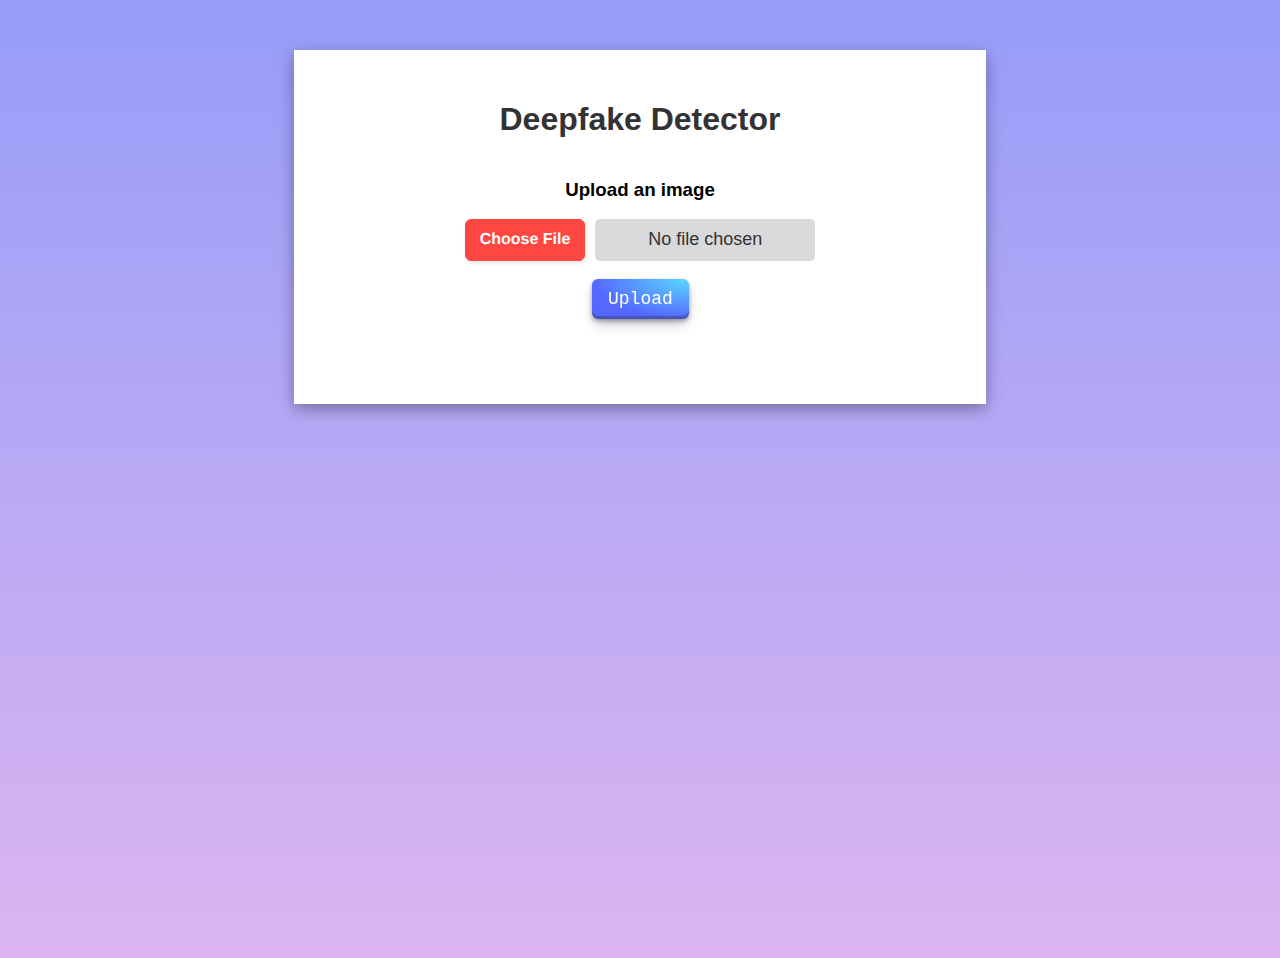
<file: frontend/index.html>
<!DOCTYPE html>
<html lang="en">
<head>
    <meta charset="UTF-8">
    <meta name="viewport" content="width=device-width, initial-scale=1.0">
    <title>Deepfake Detector</title>
    <link rel="stylesheet" href="./style.css">
</head>
<body>
    <div class="container">
        <h1>Deepfake Detector</h1>
        <h3>Upload an image</h3>
        <div class="file">
            <label for="fileInput" class="button-24">Choose File</label>
            <input type="file" id="fileInput" accept="image/*">
            <span id="fileName">No file chosen</span>
        </div>
        <img id="preview">
        <br>
        <button onclick="uploadImage()" class="button-29">Upload</button>
        <br>
        <p id="response"></p>
    </div>

    <script>
        document.getElementById("fileInput").addEventListener("change", function(event) {
            const file = event.target.files[0];
            if (file) {
                document.getElementById("fileName").innerText = file.name;
                document.getElementById("fileName").style.display = "inline";
                const reader = new FileReader();
                reader.onload = function(e) {
                    const img = document.getElementById("preview");
                    img.src = e.target.result;
                    img.style.display = "block";
                };
                reader.readAsDataURL(file);
            }
        });

        function uploadImage() {
            const fileInput = document.getElementById("fileInput");
            if (!fileInput.files.length) {
                alert("Please select an image!");
                return;
            }

            const formData = new FormData();
            formData.append("image", fileInput.files[0]);

            fetch("http://localhost:5000/", {
                method: "POST",
                body: formData
            })
            .then(response => response.json())
            .then(data => {
                const responseElement = document.getElementById("response");
                responseElement.innerHTML = ""; // Clear previous content

                // Create the first element
                const firstElement = document.createElement("span");
                firstElement.innerText = "Image is ";
                firstElement.style.color = ""
                
                // Create the second element
                const secondElement = document.createElement("span");
                if ("class" in data) {
                    secondElement.innerText = data.class === 0 ? "Fake" : "Real";
                    secondElement.style.color = data.class === 0 ? "red" : "#4be708";
                } else {
                    secondElement.innerText = "Unknown";
                }
                
                // Create confidence element
                const confidenceElement = document.createElement("span");
                if ("confidence" in data) {
                    confidenceElement.innerText = `\nConfidence: ${(data.confidence * 100).toFixed(2)}%`;
                }

                // Append the elements to the response element
                responseElement.appendChild(firstElement);
                responseElement.appendChild(secondElement);
                responseElement.appendChild(confidenceElement);
            })
            .catch(error => {
                console.error("Error:", error);
                const resElement = document.getElementById("response");
                resElement.innerText = "Error uploading image!";
                resElement.style.color = "red"; // Change the text color to red
            });
        }
    </script>
</body>
</html>
</file>
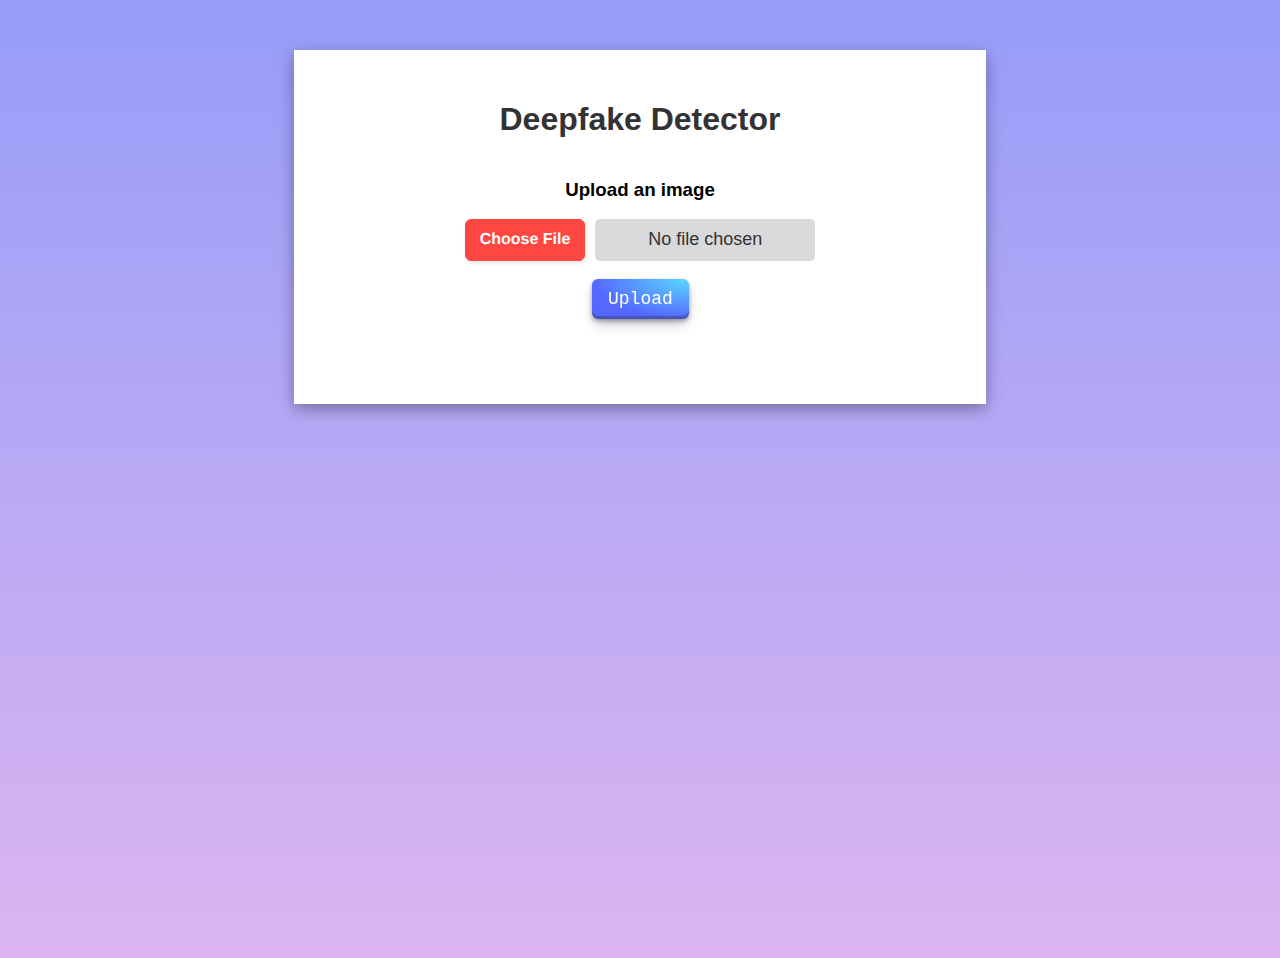
<file: v1/frontend/index.html>
<!DOCTYPE html>
<html lang="en">
<head>
    <meta charset="UTF-8">
    <meta name="viewport" content="width=device-width, initial-scale=1.0">
    <title>Deepfake Detector</title>
    <link rel="stylesheet" href="./style.css">
</head>
<body>
    <div id="spinner"></div>
    <div class="container">
        <h1>Deepfake Detector</h1>
        <h3>Upload an image</h3>
        <div class="file">
            <label for="fileInput" class="button-24">Choose File</label>
            <input type="file" id="fileInput" accept="image/*">
            <span id="fileName">No file chosen</span>
        </div>
        <img id="preview">
        <br>
        <button onclick="uploadImage()" class="button-29">Upload</button>
        <br>
        <p id="response"></p>
    </div>

    <script>
        document.getElementById("fileInput").addEventListener("change", function(event) {
            const file = event.target.files[0];
            if (file) {
                document.getElementById("fileName").innerText = file.name;
                document.getElementById("fileName").style.display = "inline";
                const reader = new FileReader();
                reader.onload = function(e) {
                    const img = document.getElementById("preview");
                    img.src = e.target.result;
                    img.style.display = "block";
                };
                reader.readAsDataURL(file);
            }
        });

        function uploadImage() {
            const fileInput = document.getElementById("fileInput");
            if (!fileInput.files.length) {
                alert("Please select an image!");
                return;
            }

            const formData = new FormData();
            formData.append("image", fileInput.files[0]);

            const spinnerElement = document.getElementById("spinner");
            spinnerElement.innerHTML = '<div class="spinnerContainer"><span class="loader"></span></div>';

            fetch("http://localhost:3000", {
                method: "POST",
                body: formData
            })
            .then(response => response.json())
            .then(data => {
                const responseElement = document.getElementById("response");
                responseElement.innerHTML = "";
                spinnerElement.innerHTML = "";

                // Create the first element
                const firstElement = document.createElement("span");
                firstElement.innerText = "Image is ";
                firstElement.style.color = ""
                
                // Create the second element
                const secondElement = document.createElement("span");
                if ("class" in data) {
                    secondElement.innerText = data.class === 0 ? "Fake" : "Real";
                    secondElement.style.color = data.class === 0 ? "red" : "#4be708";
                } else {
                    secondElement.innerText = "Unknown";
                }
                
                // Create confidence element
                const confidenceElement = document.createElement("span");
                if ("confidence" in data) {
                    confidenceElement.innerText = `\nConfidence: ${(data.confidence * 100).toFixed(2)}%`;
                }

                // Append the elements to the response element
                responseElement.appendChild(firstElement);
                responseElement.appendChild(secondElement);
                responseElement.appendChild(confidenceElement);
            })
            .catch(error => {
                spinnerElement.innerHTML = "";
                console.error("Error:", error);
                const resElement = document.getElementById("response");
                resElement.innerText = "Error uploading image!";
                resElement.style.color = "red"; // Change the text color to red
            });
        }
    </script>
</body>
</html>
</file>
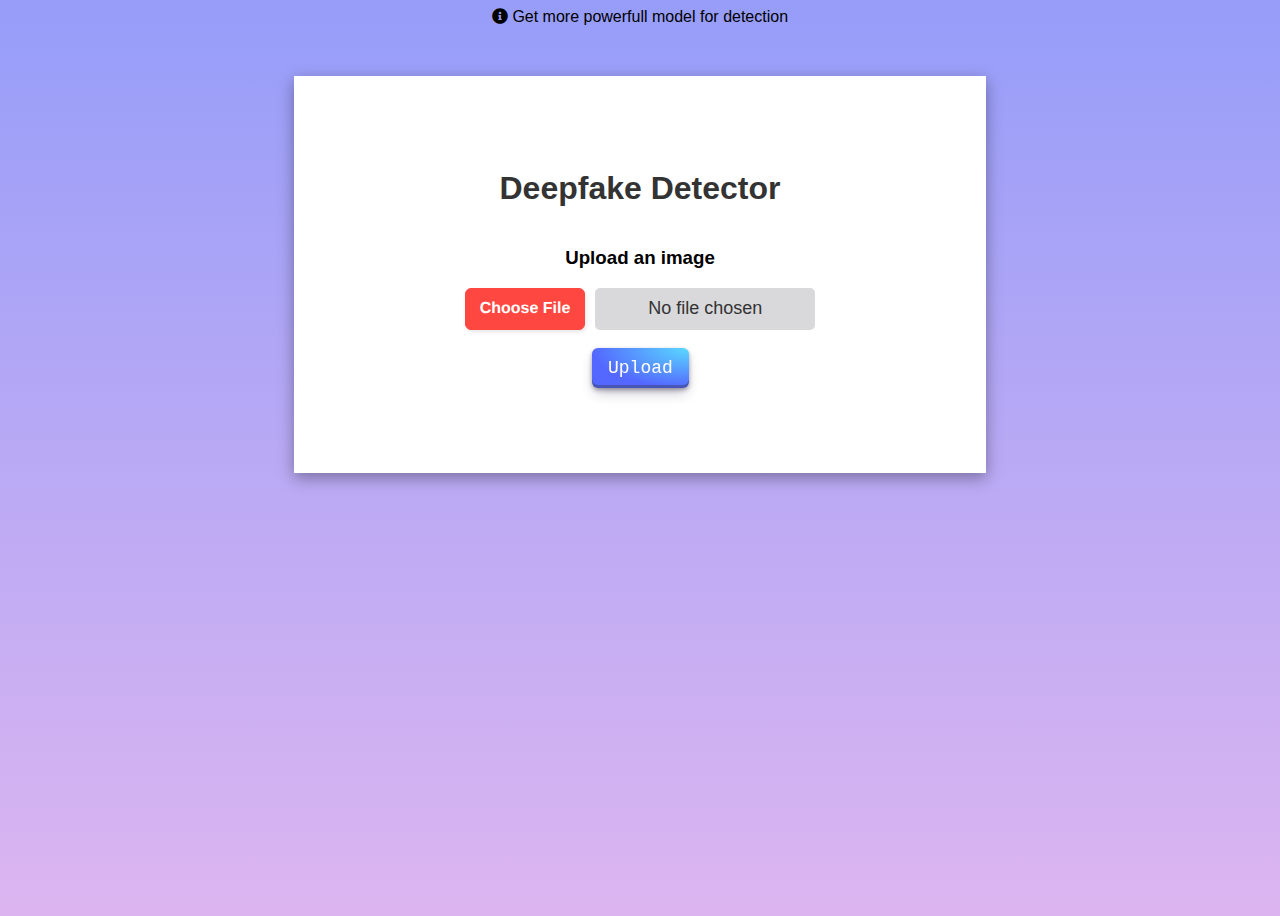
<file: v2/frontend/index.html>
<!DOCTYPE html>
<html lang="en">
<head>
    <meta charset="UTF-8">
    <meta name="viewport" content="width=device-width, initial-scale=1.0">
    <title>Deepfake Detector</title>
    <link rel="stylesheet" href="./style.css">
    <link rel="stylesheet" href="https://cdnjs.cloudflare.com/ajax/libs/font-awesome/5.15.4/css/all.css">
</head>
<body>
    <div id="spinner"></div>
    <div id="subscribe">
        <span><i class="fas fa-info-circle"></i></span>
        <span>Get more powerfull model for detection</span>
    </div>
    <div class="container">
        <h4 class="model_id"></h4>
        <h1>Deepfake Detector</h1>
        <h3>Upload an image</h3>
        <div class="file">
            <label for="fileInput" class="button-24">Choose File</label>
            <input type="file" id="fileInput" accept="image/*">
            <span id="fileName">No file chosen</span>
        </div>
        <img id="preview">
        <br>
        <button onclick="uploadImage()" class="button-29">Upload</button>
        <br>
        <p id="response"></p>
    </div>

    <script>
        async function fetchModel() {
            const token = localStorage.getItem("token");
            let dfd;
            console.log(token)
            try{
                const res = await fetch("http://127.0.0.1:8000/get-model", {
                method: "POST",
                headers: { 
                    "Content-Type": "application/json" ,
                    "Authorization": `Bearer ${token}`
                },
                });

                if (res.status === 401) {
                    alert("Unauthorized: Your session has expired. Please log in again.");
                    window.location.href = 'login.html';
                    return;
                } else if (res.status === 404) {
                    alert("User not found.");
                    return;
                } else if (!res.ok) {
                    alert(`Unexpected error: ${res.status}`);
                    return;
                }

                const data = await res.json();
                dfd = data.model;

                const modelElement = document.getElementsByClassName("model_id")[0];
                if (dfd === '1_5') {
                    modelElement.innerHTML = 'Using Model 1.5';
                } else {
                    modelElement.innerHTML = 'Using Model 1.0';
                }
            } catch (err) {
                alert(`Error: ${err.message}`);
                console.error("Request failed:", err);
            }
        }

        document.getElementById("fileInput").addEventListener("change", function(event) {
            const file = event.target.files[0];
            if (file) {
                document.getElementById("fileName").innerText = file.name;
                document.getElementById("fileName").style.display = "inline";
                const reader = new FileReader();
                reader.onload = function(e) {
                    const img = document.getElementById("preview");
                    img.src = e.target.result;
                    img.style.display = "block";
                };
                reader.readAsDataURL(file);
            }
        });

        function uploadImage() {
            const fileInput = document.getElementById("fileInput");
            if (!fileInput.files.length) {
                alert("Please select an image!");
                return;
            }

            const formData = new FormData();
            formData.append("image", fileInput.files[0]);
 
            const dfd = localStorage.getItem('DFD_SUBSCRIBE');
            formData.append("DFD_SUBSCRIBE", dfd);

            const spinnerElement = document.getElementById("spinner");
            spinnerElement.innerHTML = '<div class="spinnerContainer"><span class="loader"></span></div>';

            fetch("http://127.0.0.1:8000", {
                method: "POST",
                body: formData
            })
            .then(response => response.json())
            .then(data => {
                const responseElement = document.getElementById("response");
                responseElement.innerHTML = "";
                spinnerElement.innerHTML = "";

                // Create the first element
                const firstElement = document.createElement("span");
                firstElement.innerText = "Image is ";
                firstElement.style.color = ""
                
                // Create the second element
                const secondElement = document.createElement("span");
                if ("class" in data) {
                    secondElement.innerText = data.class === 0 ? "Fake" : "Real";
                    secondElement.style.color = data.class === 0 ? "red" : "#4be708";
                } else {
                    secondElement.innerText = "Unknown";
                }
                
                // Create confidence element
                const confidenceElement = document.createElement("span");
                if ("confidence" in data) {
                    confidenceElement.innerText = `\nConfidence: ${(data.confidence * 100).toFixed(2)}%`;
                }

                // Append the elements to the response element
                responseElement.appendChild(firstElement);
                responseElement.appendChild(secondElement);
                responseElement.appendChild(confidenceElement);
            })
            .catch(error => {
                spinnerElement.innerHTML = "";
                console.error("Error:", error);
                const resElement = document.getElementById("response");
                resElement.innerText = "Error uploading image!";
                resElement.style.color = "red"; // Change the text color to red
            });
        }

        document.getElementById('subscribe').addEventListener('click', function () {
				window.location.href = 'subscribe.html';
			});

        window.onload = fetchModel;
    </script>
</body>
</html>
</file>
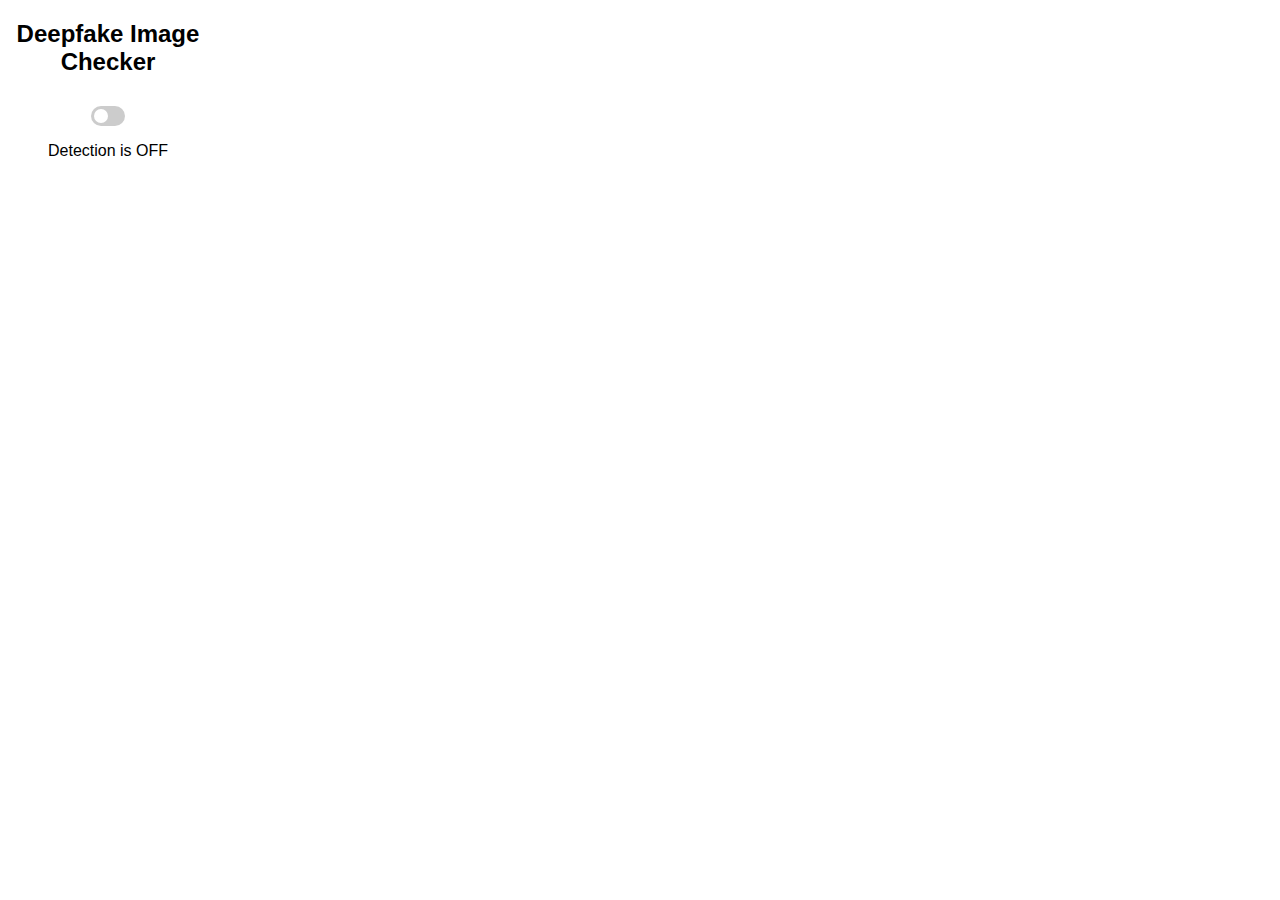
<file: plugin/popup.html>
<!DOCTYPE html>
<html lang="en">
<head>
    <meta charset="UTF-8">
    <meta name="viewport" content="width=device-width, initial-scale=1.0">
    <title>Deepfake Image Checker</title>
    <link rel="stylesheet" href="popup.css">
</head>
<body>
    <h2>Deepfake Image Checker</h2>
    <label class="switch">
        <input type="checkbox" id="toggleDetection">
        <span class="slider round"></span>
    </label>
    <p id="status">Detection is OFF</p>
    <script src="popup.js"></script>
</body>
</html>
</file>
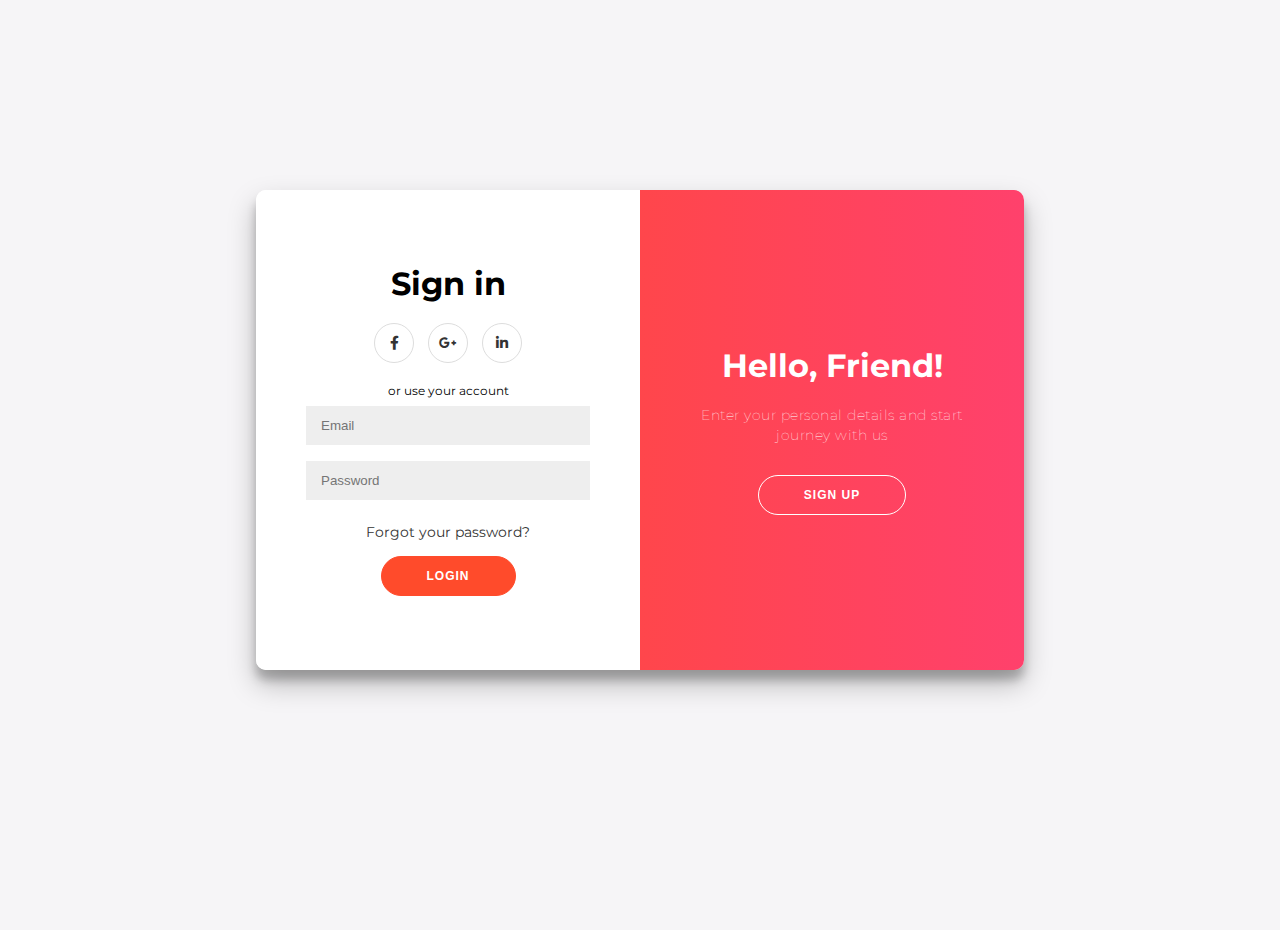
<file: v2/frontend/login.html>
<!DOCTYPE html>
<html lang="en">
<head>
    <meta charset="UTF-8">
    <meta name="viewport" content="width=device-width, initial-scale=1.0">
    <title>Deepfake Detector</title>
    <link rel="stylesheet" href="./login.css">
	<link rel="stylesheet" href="https://cdnjs.cloudflare.com/ajax/libs/font-awesome/5.15.4/css/all.css">
</head>
<body>
	<div id="spinner"></div>
	<div class="container" id="container">
		<div class="form-container sign-up-container">
			<form action="submit">
				<h1>Create Account</h1>
				<div class="social-container">
					<a href="#" class="social"><i class="fab fa-facebook-f"></i></a>
					<a href="#" class="social"><i class="fab fa-google-plus-g"></i></a>
					<a href="#" class="social"><i class="fab fa-linkedin-in"></i></a>
				</div>
				<span>or use your email for registration</span>
				<input id="name" type="text" placeholder="Name" />
				<input id="email1" type="email" placeholder="Email" />
				<input id="password1" type="password" placeholder="Password" />
				<button id="signin" type="submit">Sign Up</button>
			</form>
		</div>
		<div class="form-container sign-in-container">
			<form action="submit">
				<h1>Sign in</h1>
				<div class="social-container">
					<a href="#" class="social"><i class="fab fa-facebook-f"></i></a>
					<a href="#" class="social"><i class="fab fa-google-plus-g"></i></a>
					<a href="#" class="social"><i class="fab fa-linkedin-in"></i></a>
				</div>
				<span>or use your account</span>
				<input id="email2" type="email" placeholder="Email" />
				<input id="password2" type="password" placeholder="Password" />
				<a href="#">Forgot your password?</a>
				<button id="login" type="submit">Login</button>
			</form>
		</div>
		<div class="overlay-container">
			<div class="overlay">
				<div class="overlay-panel overlay-left">
					<h1>Welcome Back!</h1>
					<p>To keep connected with us please login with your personal info</p>
					<button class="ghost" id="signIn">Login</button>
				</div>
				<div class="overlay-panel overlay-right">
					<h1>Hello, Friend!</h1>
					<p>Enter your personal details and start journey with us</p>
					<button class="ghost" id="signUp">Sign Up</button>
				</div>
			</div>
		</div>
	</div>
	
	<script>
		const signUpButton = document.getElementById('signUp');
		const signInButton = document.getElementById('signIn');
		const container = document.getElementById('container');

		signUpButton.addEventListener('click', () => {
			container.classList.add("right-panel-active");
		});

		signInButton.addEventListener('click', () => {
			container.classList.remove("right-panel-active");
		});
		
		document.getElementById('login').addEventListener('click', async (e) => {
				e.preventDefault();
				const spinnerElement = document.getElementById("spinner");
            	spinnerElement.innerHTML = '<div class="spinnerContainer"><span class="loader"></span></div>';
				
				const email = document.getElementById("email2").value;
				const password = document.getElementById("password2").value;
				const action = "login";

				const body = { email, password, action };
				try{
					const res = await fetch("http://127.0.0.1:8000/auth", {
					method: "POST",
					headers: { "Content-Type": "application/json" },
					body: JSON.stringify(body),
				});
				spinnerElement.innerHTML = "";
				const data = await res.json()
				if (!res.ok) {
					throw new Error(data.detail || "Something went wrong");
				}
				localStorage.setItem("token", data.token);
				alert(data.message);
				window.location.href = 'index.html';

				} catch (err) {
					spinnerElement.innerHTML = "";
					alert(`Error: ${err.message}`);
					console.error("Request failed:", err);
				}
			});
			
		document.getElementById('signin').addEventListener('click', async (e) => {
				e.preventDefault();
				const name = document.getElementById("name").value;
				const email = document.getElementById("email1").value;
				const password = document.getElementById("password1").value;
				const action = "signup";

				const body = { name, email, password, action };

				try{
					const res = await fetch("http://127.0.0.1:8000/auth", {
					method: "POST",
					headers: { "Content-Type": "application/json" },
					body: JSON.stringify(body),
				});
				const data = await res.json()
				if (!res.ok) {
					throw new Error(data.detail || "Something went wrong");
				}
				localStorage.setItem("token", data.token);
				alert(data.message);
				window.location.href = 'index.html';

				} catch (err) {
					alert(`Error: ${err.message}`);
					console.error("Request failed:", err);
				}
			});
	</script>
</body>
</html>
</file>
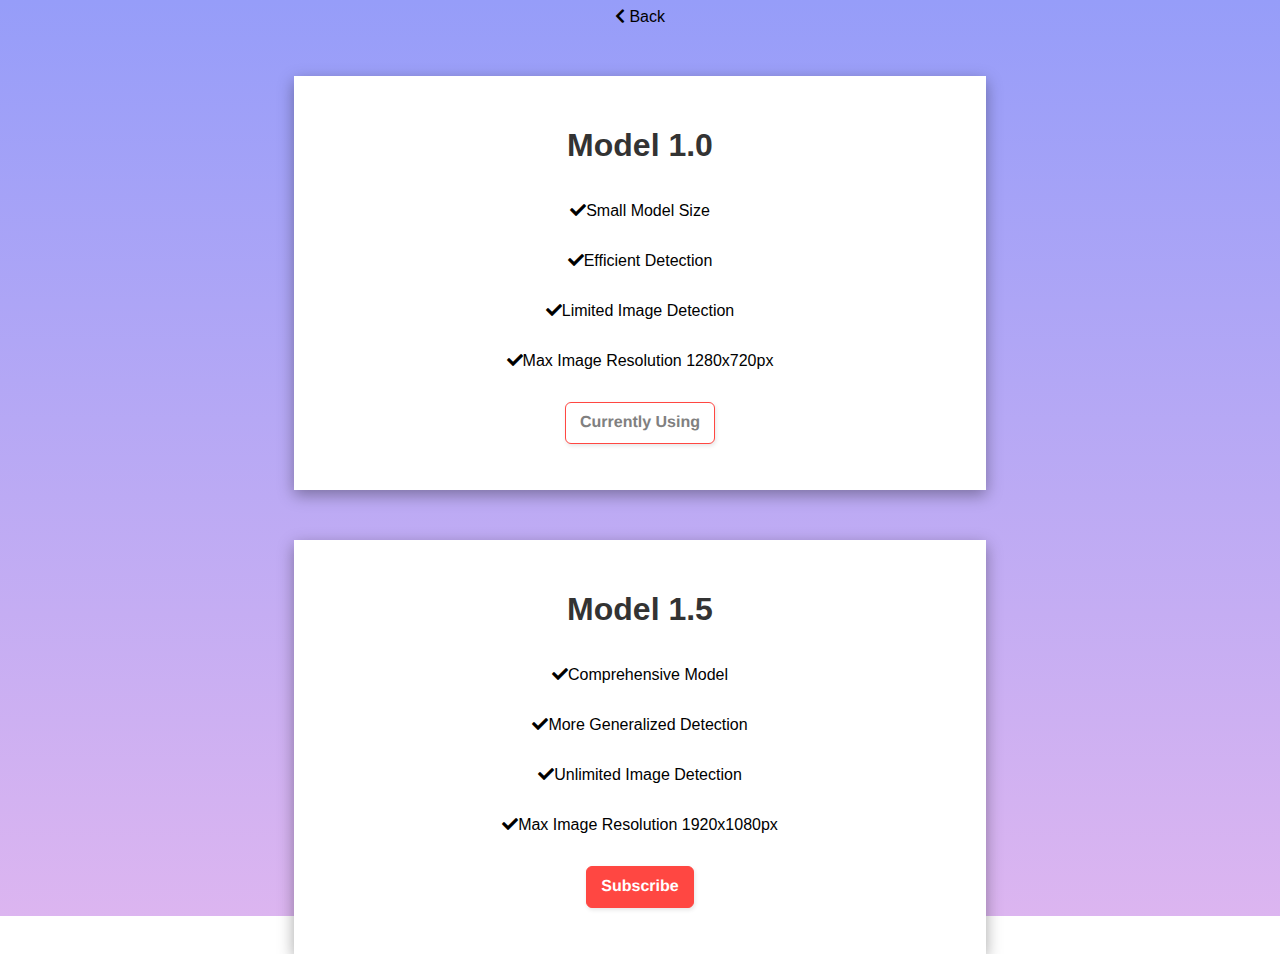
<file: v2/frontend/subscribe.html>
<!DOCTYPE html>
<html lang="en">
<head>
    <meta charset="UTF-8">
    <meta name="viewport" content="width=device-width, initial-scale=1.0">
    <title>Deepfake Detector</title>
    <link rel="stylesheet" href="./style.css">
    <link rel="stylesheet" href="https://cdnjs.cloudflare.com/ajax/libs/font-awesome/5.15.4/css/all.css">
</head>
<body>
    <div id="back">       
        <span><i class="fas fa-chevron-left"></i></span>
        <span>Back</span>
    </div>
    <div class="comparison">
        <div class="container">
            <h1>Model 1.0</h1>
            <p><i class="fas fa-check"></i>Small Model Size</p>
            <p><i class="fas fa-check"></i>Efficient Detection</p>
            <p><i class="fas fa-check"></i>Limited Image Detection</p>
            <p><i class="fas fa-check"></i>Max Image Resolution 1280x720px</p>
            <p class="model_1.0"></p>
        </div>
        <div class="container">
            <h1>Model 1.5</h1>
            <p><i class="fas fa-check"></i>Comprehensive Model</p>
            <p><i class="fas fa-check"></i>More Generalized Detection</p>
            <p><i class="fas fa-check"></i>Unlimited Image Detection</p>
            <p><i class="fas fa-check"></i>Max Image Resolution 1920x1080px</p>
            <p class="model_1.5"></p>
        </div>
    </div>

    <script>
        // Function to render buttons based on subscription status
        async function renderButtons() {
            const token = localStorage.getItem("token");
            let dfd;
            try{
                const res = await fetch("http://127.0.0.1:8000/get-model", {
                method: "POST",
                headers: { 
                    "Content-Type": "application/json" ,
                    "Authorization": `Bearer ${token}`
                },
                });

                if (res.status === 401) {
                    alert("Unauthorized: Your session has expired. Please log in again.");
                    window.location.href = 'login.html';
                    return;
                } else if (res.status === 404) {
                    alert("User not found.");
                    return;
                } else if (!res.ok) {
                    alert(`Unexpected error: ${res.status}`);
                    return;
                }

                const data = await res.json();
                dfd = data.model;

            } catch (err) {
                alert(`Error: ${err.message}`);
                console.error("Request failed:", err);
            }
            const M1_5Element = document.getElementsByClassName("model_1.5")[0];
            const M1_0Element = document.getElementsByClassName("model_1.0")[0];

            if (dfd === '1_5') {
                M1_5Element.innerHTML = '<button class="button-24" style="background-color: white; color: grey;">Currently Using</button>';
                M1_0Element.innerHTML = '<button class="button-24" style="background-color: white; color: grey;">Default Model</button>';
            } else {
                M1_5Element.innerHTML = '<button id="subscribe_btn" type="button" class="button-24">Subscribe</button>';
                M1_0Element.innerHTML = '<button class="button-24" style="background-color: white; color: grey;">Currently Using</button>';

                // Attach event listener after button is added to DOM
                document.getElementById('subscribe_btn').addEventListener('click', async (e) => {
                    e.preventDefault();
                    window.location.href = 'https://rzp.io/rzp/deepfake';
                    try{
                        const res = await fetch("http://127.0.0.1:8000/subscribe", {
                        method: "POST",
                        headers: { 
                            "Content-Type": "application/json" ,
                            "Authorization": `Bearer ${token}`
                        },
                        body: JSON.stringify({ model:'1_5' }),
                        });

                        const data = await res.json();
                        dfd = data.model;
                    } catch (err) {
                        alert(`Error: ${err.message}`);
                        console.error("Request failed:", err);
                    }
                    alert('Subscribed Successfully! Using Model 1.5');
                });
            }
        }

        document.getElementById('back').addEventListener('click', function () {
                    window.location.href = 'index.html';
                });

        // Run on page load
        window.onload = renderButtons;
    </script>

</body>
</html>
</file>
<file: frontend/style.css>
body {
    font-family: 'Gill Sans', 'Gill Sans MT', Calibri, 'Trebuchet MS', sans-serif;
    background: linear-gradient(to bottom, #969df9, #dcb5f0);
    background-repeat: no-repeat;
    background-position: center center;
    text-align: center;
    height: 100vh;
    overflow: hidden;
}  

.container {
    display: flex;
    flex-direction: column;
    margin: 50px auto;
    background-color: white;
    width: 50%;
    height: fit-content;
    padding: 30px;
    box-shadow: rgba(0, 0, 0, 0.35) 0px 5px 15px;
    align-items: center;
}

h1 {
    color: #333;
}

input[type="file"] {
    margin: 10px 0;
}

/* Hide default file input */
#fileInput {
    display: none;
}

/* Display selected file name */
#fileName {
    background-color: #d9d9db;
    border-radius: 5px;
    padding: 10px 10px;
    font-size: 18px;
    color: #333;
    min-width: 200px;
}

.file {
    display: flex;
    justify-content: center;
    width: 100%;
    gap: 10px;
}

#preview {
    margin-top: 10px;
    max-width: 300px;
    display: none;
    border: 2px solid #ddd;
    padding: 10px;
    border-radius: 10px;
}

.button-29 {
  align-items: center;
  appearance: none;
  background-image: radial-gradient(100% 100% at 100% 0, #5adaff 0, #5468ff 100%);
  border: 0;
  border-radius: 6px;
  box-shadow: rgba(45, 35, 66, .4) 0 2px 4px,rgba(45, 35, 66, .3) 0 7px 13px -3px,rgba(58, 65, 111, .5) 0 -3px 0 inset;
  box-sizing: border-box;
  color: #fff;
  cursor: pointer;
  display: inline-flex;
  font-family: "JetBrains Mono",monospace;
  height: 40px;
  max-width: 200px;
  justify-content: center;
  line-height: 1;
  list-style: none;
  overflow: hidden;
  padding-left: 16px;
  padding-right: 16px;
  position: relative;
  text-align: left;
  text-decoration: none;
  transition: box-shadow .15s,transform .15s;
  user-select: none;
  -webkit-user-select: none;
  touch-action: manipulation;
  white-space: nowrap;
  will-change: box-shadow,transform;
  font-size: 18px;
}

.button-29:focus {
  box-shadow: #3c4fe0 0 0 0 1.5px inset, rgba(45, 35, 66, .4) 0 2px 4px, rgba(45, 35, 66, .3) 0 7px 13px -3px, #3c4fe0 0 -3px 0 inset;
}

.button-29:hover {
  box-shadow: rgba(45, 35, 66, .4) 0 4px 8px, rgba(45, 35, 66, .3) 0 7px 13px -3px, #3c4fe0 0 -3px 0 inset;
  transform: translateY(-2px);
}

.button-29:active {
  box-shadow: #3c4fe0 0 3px 7px inset;
  transform: translateY(2px);
}

button:hover {
    background-color: #0056b3;
}

.button-24 {
  background: #FF4742;
  border: 1px solid #FF4742;
  border-radius: 6px;
  box-shadow: rgba(0, 0, 0, 0.1) 1px 2px 4px;
  box-sizing: border-box;
  color: #FFFFFF;
  cursor: pointer;
  display: inline-block;
  font-family: nunito,roboto,proxima-nova,"proxima nova",sans-serif;
  font-size: 16px;
  font-weight: 800;
  line-height: 16px;
  min-height: 40px;
  outline: 0;
  padding: 12px 14px;
  text-align: center;
  text-rendering: geometricprecision;
  text-transform: none;
  user-select: none;
  -webkit-user-select: none;
  touch-action: manipulation;
  vertical-align: middle;
}

.button-24:hover,
.button-24:active {
  background-color: initial;
  background-position: 0 0;
  color: #FF4742;
}

.button-24:active {
  opacity: .5;
}

#response {
    margin-top: 15px;
    font-weight: bold;
    font-size: 22px;
    color: #333;
    white-space: pre-line; /* Ensures newline rendering */
}
</file>
<file: v1/frontend/style.css>
body {
    font-family: 'Gill Sans', 'Gill Sans MT', Calibri, 'Trebuchet MS', sans-serif;
    background: linear-gradient(to bottom, #969df9, #dcb5f0);
    background-repeat: no-repeat;
    background-position: center center;
    text-align: center;
    height: 100vh;
    overflow: hidden;
}  

.container {
    display: flex;
    flex-direction: column;
    margin: 50px auto;
    background-color: white;
    width: 50%;
    height: fit-content;
    padding: 30px;
    box-shadow: rgba(0, 0, 0, 0.35) 0px 5px 15px;
    align-items: center;
}

h1 {
    color: #333;
}

input[type="file"] {
    margin: 10px 0;
}

/* Hide default file input */
#fileInput {
    display: none;
}

/* Display selected file name */
#fileName {
    background-color: #d9d9db;
    border-radius: 5px;
    padding: 10px 10px;
    font-size: 18px;
    color: #333;
    min-width: 200px;
}

.file {
    display: flex;
    justify-content: center;
    width: 100%;
    gap: 10px;
}

#preview {
    margin-top: 10px;
    max-width: 300px;
    display: none;
    border: 2px solid #ddd;
    padding: 10px;
    border-radius: 10px;
}

.button-29 {
  align-items: center;
  appearance: none;
  background-image: radial-gradient(100% 100% at 100% 0, #5adaff 0, #5468ff 100%);
  border: 0;
  border-radius: 6px;
  box-shadow: rgba(45, 35, 66, .4) 0 2px 4px,rgba(45, 35, 66, .3) 0 7px 13px -3px,rgba(58, 65, 111, .5) 0 -3px 0 inset;
  box-sizing: border-box;
  color: #fff;
  cursor: pointer;
  display: inline-flex;
  font-family: "JetBrains Mono",monospace;
  height: 40px;
  max-width: 200px;
  justify-content: center;
  line-height: 1;
  list-style: none;
  overflow: hidden;
  padding-left: 16px;
  padding-right: 16px;
  position: relative;
  text-align: left;
  text-decoration: none;
  transition: box-shadow .15s,transform .15s;
  user-select: none;
  -webkit-user-select: none;
  touch-action: manipulation;
  white-space: nowrap;
  will-change: box-shadow,transform;
  font-size: 18px;
}

.button-29:focus {
  box-shadow: #3c4fe0 0 0 0 1.5px inset, rgba(45, 35, 66, .4) 0 2px 4px, rgba(45, 35, 66, .3) 0 7px 13px -3px, #3c4fe0 0 -3px 0 inset;
}

.button-29:hover {
  box-shadow: rgba(45, 35, 66, .4) 0 4px 8px, rgba(45, 35, 66, .3) 0 7px 13px -3px, #3c4fe0 0 -3px 0 inset;
  transform: translateY(-2px);
}

.button-29:active {
  box-shadow: #3c4fe0 0 3px 7px inset;
  transform: translateY(2px);
}

button:hover {
    background-color: #0056b3;
}

.button-24 {
  background: #FF4742;
  border: 1px solid #FF4742;
  border-radius: 6px;
  box-shadow: rgba(0, 0, 0, 0.1) 1px 2px 4px;
  box-sizing: border-box;
  color: #FFFFFF;
  cursor: pointer;
  display: inline-block;
  font-family: nunito,roboto,proxima-nova,"proxima nova",sans-serif;
  font-size: 16px;
  font-weight: 800;
  line-height: 16px;
  min-height: 40px;
  outline: 0;
  padding: 12px 14px;
  text-align: center;
  text-rendering: geometricprecision;
  text-transform: none;
  user-select: none;
  -webkit-user-select: none;
  touch-action: manipulation;
  vertical-align: middle;
}

.button-24:hover,
.button-24:active {
  background-color: initial;
  background-position: 0 0;
  color: #FF4742;
}

.button-24:active {
  opacity: .5;
}

#response {
    margin-top: 15px;
    font-weight: bold;
    font-size: 22px;
    color: #333;
    white-space: pre-line; /* Ensures newline rendering */
}

.spinnerContainer {
  position: fixed; /* covers entire viewport */
  top: 0;
  left: 0;
  width: 100%;
  height: 100%;
  background-color: rgba(38, 38, 38, 0.744); /* grey with transparency */
  display: flex;
  justify-content: center;
  align-items: center;
  z-index: 9999; /* on top of all elements */
}

.loader {
  position: absolute;
  box-sizing: border-box;
  display: inline-block;
  width: 50px;
  height: 80px;
  border-top: 5px solid #fff;
  border-bottom: 5px solid #fff;
  background: linear-gradient(#FF4742 30px, transparent 0) no-repeat;
  background-size: 2px 40px;
  background-position: 50% 0px;
  animation: spinx 5s linear infinite;
  z-index: 2;
}
.loader:before, .loader:after {
  content: "";
  width: 40px;
  left: 50%;
  height: 35px;
  position: absolute;
  top: 0;
  transform: translatex(-50%);
  background: rgba(255, 255, 255, 0.4);
  border-radius: 0 0 20px 20px;
  background-size: 100% auto;
  background-repeat: no-repeat;
  background-position: 0 0px;
  animation: lqt 5s linear infinite;
}
.loader:after {
  top: auto;
  bottom: 0;
  border-radius: 20px 20px 0 0;
  animation: lqb 5s linear infinite;
}
@keyframes lqt {
  0%, 100% {
    background-image: linear-gradient(#FF4742 40px, transparent 0);
    background-position: 0% 0px;
  }
  50% {
    background-image: linear-gradient(#FF4742 40px, transparent 0);
    background-position: 0% 40px;
  }
  50.1% {
    background-image: linear-gradient(#FF4742 40px, transparent 0);
    background-position: 0% -40px;
  }
}
@keyframes lqb {
  0% {
    background-image: linear-gradient(#FF4742 40px, transparent 0);
    background-position: 0 40px;
  }
  100% {
    background-image: linear-gradient(#FF4742 40px, transparent 0);
    background-position: 0 -40px;
  }
}
@keyframes spinx {
  0%, 49% {
    transform: rotate(0deg);
    background-position: 50% 36px;
  }
  51%, 98% {
    transform: rotate(180deg);
    background-position: 50% 4px;
  }
  100% {
    transform: rotate(360deg);
    background-position: 50% 36px;
  }
}
</file>
<file: v2/frontend/style.css>
body {
    font-family: 'Gill Sans', 'Gill Sans MT', Calibri, 'Trebuchet MS', sans-serif;
    background: linear-gradient(to bottom, #969df9, #dcb5f0);
    background-repeat: no-repeat;
    background-position: center center;
    text-align: center;
    height: 100vh;
    overflow: hidden;
}  

.container {
    display: flex;
    flex-direction: column;
    margin: 50px auto;
    background-color: white;
    width: 50%;
    height: fit-content;
    padding: 30px;
    box-shadow: rgba(0, 0, 0, 0.35) 0px 5px 15px;
    align-items: center;
}

h1 {
    color: #333;
}

input[type="file"] {
    margin: 10px 0;
}

/* Hide default file input */
#fileInput {
    display: none;
}

/* Display selected file name */
#fileName {
    background-color: #d9d9db;
    border-radius: 5px;
    padding: 10px 10px;
    font-size: 18px;
    color: #333;
    min-width: 200px;
}

.file {
    display: flex;
    justify-content: center;
    width: 100%;
    gap: 10px;
}

#preview {
    margin-top: 10px;
    max-width: 300px;
    display: none;
    border: 2px solid #ddd;
    padding: 10px;
    border-radius: 10px;
}

.button-29 {
  align-items: center;
  appearance: none;
  background-image: radial-gradient(100% 100% at 100% 0, #5adaff 0, #5468ff 100%);
  border: 0;
  border-radius: 6px;
  box-shadow: rgba(45, 35, 66, .4) 0 2px 4px,rgba(45, 35, 66, .3) 0 7px 13px -3px,rgba(58, 65, 111, .5) 0 -3px 0 inset;
  box-sizing: border-box;
  color: #fff;
  cursor: pointer;
  display: inline-flex;
  font-family: "JetBrains Mono",monospace;
  height: 40px;
  max-width: 200px;
  justify-content: center;
  line-height: 1;
  list-style: none;
  overflow: hidden;
  padding-left: 16px;
  padding-right: 16px;
  position: relative;
  text-align: left;
  text-decoration: none;
  transition: box-shadow .15s,transform .15s;
  user-select: none;
  -webkit-user-select: none;
  touch-action: manipulation;
  white-space: nowrap;
  will-change: box-shadow,transform;
  font-size: 18px;
}

.button-29:focus {
  box-shadow: #3c4fe0 0 0 0 1.5px inset, rgba(45, 35, 66, .4) 0 2px 4px, rgba(45, 35, 66, .3) 0 7px 13px -3px, #3c4fe0 0 -3px 0 inset;
}

.button-29:hover {
  box-shadow: rgba(45, 35, 66, .4) 0 4px 8px, rgba(45, 35, 66, .3) 0 7px 13px -3px, #3c4fe0 0 -3px 0 inset;
  transform: translateY(-2px);
}

.button-29:active {
  box-shadow: #3c4fe0 0 3px 7px inset;
  transform: translateY(2px);
}

button:hover {
    background-color: #0056b3;
}

.button-24 {
  background: #FF4742;
  border: 1px solid #FF4742;
  border-radius: 6px;
  box-shadow: rgba(0, 0, 0, 0.1) 1px 2px 4px;
  box-sizing: border-box;
  color: #FFFFFF;
  cursor: pointer;
  display: inline-block;
  font-family: nunito,roboto,proxima-nova,"proxima nova",sans-serif;
  font-size: 16px;
  font-weight: 800;
  line-height: 16px;
  min-height: 40px;
  outline: 0;
  padding: 12px 14px;
  text-align: center;
  text-rendering: geometricprecision;
  text-transform: none;
  user-select: none;
  -webkit-user-select: none;
  touch-action: manipulation;
  vertical-align: middle;
}

.button-24:hover,
.button-24:active {
  background-color: initial;
  background-position: 0 0;
  color: #FF4742;
}

.button-24:active {
  opacity: .5;
}

#response {
    margin-top: 15px;
    font-weight: bold;
    font-size: 22px;
    color: #333;
    white-space: pre-line; /* Ensures newline rendering */
}

.spinnerContainer {
  position: fixed; /* covers entire viewport */
  top: 0;
  left: 0;
  width: 100%;
  height: 100%;
  background-color: rgba(38, 38, 38, 0.744); /* grey with transparency */
  display: flex;
  justify-content: center;
  align-items: center;
  z-index: 9999; /* on top of all elements */
}

.loader {
  position: absolute;
  box-sizing: border-box;
  display: inline-block;
  width: 50px;
  height: 80px;
  border-top: 5px solid #fff;
  border-bottom: 5px solid #fff;
  background: linear-gradient(#FF4742 30px, transparent 0) no-repeat;
  background-size: 2px 40px;
  background-position: 50% 0px;
  animation: spinx 5s linear infinite;
  z-index: 2;
}
.loader:before, .loader:after {
  content: "";
  width: 40px;
  left: 50%;
  height: 35px;
  position: absolute;
  top: 0;
  transform: translatex(-50%);
  background: rgba(255, 255, 255, 0.4);
  border-radius: 0 0 20px 20px;
  background-size: 100% auto;
  background-repeat: no-repeat;
  background-position: 0 0px;
  animation: lqt 5s linear infinite;
}
.loader:after {
  top: auto;
  bottom: 0;
  border-radius: 20px 20px 0 0;
  animation: lqb 5s linear infinite;
}
@keyframes lqt {
  0%, 100% {
    background-image: linear-gradient(#FF4742 40px, transparent 0);
    background-position: 0% 0px;
  }
  50% {
    background-image: linear-gradient(#FF4742 40px, transparent 0);
    background-position: 0% 40px;
  }
  50.1% {
    background-image: linear-gradient(#FF4742 40px, transparent 0);
    background-position: 0% -40px;
  }
}
@keyframes lqb {
  0% {
    background-image: linear-gradient(#FF4742 40px, transparent 0);
    background-position: 0 40px;
  }
  100% {
    background-image: linear-gradient(#FF4742 40px, transparent 0);
    background-position: 0 -40px;
  }
}
@keyframes spinx {
  0%, 49% {
    transform: rotate(0deg);
    background-position: 50% 36px;
  }
  51%, 98% {
    transform: rotate(180deg);
    background-position: 50% 4px;
  }
  100% {
    transform: rotate(360deg);
    background-position: 50% 36px;
  }
}
</file>
<file: plugin/popup.css>
body {
    width: 200px;
    text-align: center;
    font-family: Arial, sans-serif;
}

.switch {
    position: relative;
    display: inline-block;
    width: 34px;
    height: 20px;
    margin-top: 10px;
}

.switch input {
    opacity: 0;
    width: 0;
    height: 0;
}

.slider {
    position: absolute;
    cursor: pointer;
    top: 0;
    left: 0;
    right: 0;
    bottom: 0;
    background-color: #ccc;
    transition: 0.4s;
    border-radius: 34px;
}

.slider:before {
    position: absolute;
    content: "";
    height: 14px;
    width: 14px;
    left: 3px;
    bottom: 3px;
    background-color: white;
    transition: 0.4s;
    border-radius: 50%;
}

input:checked + .slider {
    background-color: #4CAF50;
}

input:checked + .slider:before {
    transform: translateX(14px);
}
</file>
<file: v2/frontend/login.css>
@import url('https://fonts.googleapis.com/css?family=Montserrat:400,800');

* {
	box-sizing: border-box;
}

body {
	background: #f6f5f7;
	display: flex;
	justify-content: center;
	align-items: center;
	flex-direction: column;
	font-family: 'Montserrat', sans-serif;
	height: 100vh;
	margin: -20px 0 50px;
}

h1 {
	font-weight: bold;
	margin: 0;
}

h2 {
	text-align: center;
}

p {
	font-size: 14px;
	font-weight: 100;
	line-height: 20px;
	letter-spacing: 0.5px;
	margin: 20px 0 30px;
}

span {
	font-size: 12px;
}

a {
	color: #333;
	font-size: 14px;
	text-decoration: none;
	margin: 15px 0;
}

button {
	border-radius: 20px;
	border: 1px solid #FF4B2B;
	background-color: #FF4B2B;
	color: #FFFFFF;
	font-size: 12px;
	font-weight: bold;
	padding: 12px 45px;
	letter-spacing: 1px;
	text-transform: uppercase;
	transition: transform 80ms ease-in;
}

button:active {
	transform: scale(0.95);
}

button:focus {
	outline: none;
}

button.ghost {
	background-color: transparent;
	border-color: #FFFFFF;
}

form {
	background-color: #FFFFFF;
	display: flex;
	align-items: center;
	justify-content: center;
	flex-direction: column;
	padding: 0 50px;
	height: 100%;
	text-align: center;
}

input {
	background-color: #eee;
	border: none;
	padding: 12px 15px;
	margin: 8px 0;
	width: 100%;
}

.container {
	background-color: #fff;
	border-radius: 10px;
  	box-shadow: 0 14px 28px rgba(0,0,0,0.25), 
			0 10px 10px rgba(0,0,0,0.22);
	position: relative;
	overflow: hidden;
	width: 768px;
	max-width: 100%;
	min-height: 480px;
}

.form-container {
	position: absolute;
	top: 0;
	height: 100%;
	transition: all 0.6s ease-in-out;
}

.sign-in-container {
	left: 0;
	width: 50%;
	z-index: 2;
}

.container.right-panel-active .sign-in-container {
	transform: translateX(100%);
}

.sign-up-container {
	left: 0;
	width: 50%;
	opacity: 0;
	z-index: 1;
}

.container.right-panel-active .sign-up-container {
	transform: translateX(100%);
	opacity: 1;
	z-index: 5;
	animation: show 0.6s;
}

@keyframes show {
	0%, 49.99% {
		opacity: 0;
		z-index: 1;
	}
	
	50%, 100% {
		opacity: 1;
		z-index: 5;
	}
}

.overlay-container {
	position: absolute;
	top: 0;
	left: 50%;
	width: 50%;
	height: 100%;
	overflow: hidden;
	transition: transform 0.6s ease-in-out;
	z-index: 100;
}

.container.right-panel-active .overlay-container{
	transform: translateX(-100%);
}

.overlay {
	background: #FF416C;
	background: -webkit-linear-gradient(to right, #FF4B2B, #FF416C);
	background: linear-gradient(to right, #FF4B2B, #FF416C);
	background-repeat: no-repeat;
	background-size: cover;
	background-position: 0 0;
	color: #FFFFFF;
	position: relative;
	left: -100%;
	height: 100%;
	width: 200%;
  	transform: translateX(0);
	transition: transform 0.6s ease-in-out;
}

.container.right-panel-active .overlay {
  	transform: translateX(50%);
}

.overlay-panel {
	position: absolute;
	display: flex;
	align-items: center;
	justify-content: center;
	flex-direction: column;
	padding: 0 40px;
	text-align: center;
	top: 0;
	height: 100%;
	width: 50%;
	transform: translateX(0);
	transition: transform 0.6s ease-in-out;
}

.overlay-left {
	transform: translateX(-20%);
}

.container.right-panel-active .overlay-left {
	transform: translateX(0);
}

.overlay-right {
	right: 0;
	transform: translateX(0);
}

.container.right-panel-active .overlay-right {
	transform: translateX(20%);
}

.social-container {
	margin: 20px 0;
}

.social-container a {
	border: 1px solid #DDDDDD;
	border-radius: 50%;
	display: inline-flex;
	justify-content: center;
	align-items: center;
	margin: 0 5px;
	height: 40px;
	width: 40px;
}

footer {
    background-color: #222;
    color: #fff;
    font-size: 14px;
    bottom: 0;
    position: fixed;
    left: 0;
    right: 0;
    text-align: center;
    z-index: 999;
}

footer p {
    margin: 10px 0;
}

footer i {
    color: red;
}

footer a {
    color: #3c97bf;
    text-decoration: none;
}

.spinnerContainer {
  position: fixed; /* covers entire viewport */
  top: 0;
  left: 0;
  width: 100%;
  height: 100%;
  background-color: rgba(38, 38, 38, 0.744); /* grey with transparency */
  display: flex;
  justify-content: center;
  align-items: center;
  z-index: 9999; /* on top of all elements */
}

.loader {
  position: absolute;
  box-sizing: border-box;
  display: inline-block;
  width: 50px;
  height: 80px;
  border-top: 5px solid #fff;
  border-bottom: 5px solid #fff;
  background: linear-gradient(#FF4742 30px, transparent 0) no-repeat;
  background-size: 2px 40px;
  background-position: 50% 0px;
  animation: spinx 5s linear infinite;
  z-index: 2;
}
.loader:before, .loader:after {
  content: "";
  width: 40px;
  left: 50%;
  height: 35px;
  position: absolute;
  top: 0;
  transform: translatex(-50%);
  background: rgba(255, 255, 255, 0.4);
  border-radius: 0 0 20px 20px;
  background-size: 100% auto;
  background-repeat: no-repeat;
  background-position: 0 0px;
  animation: lqt 5s linear infinite;
}
.loader:after {
  top: auto;
  bottom: 0;
  border-radius: 20px 20px 0 0;
  animation: lqb 5s linear infinite;
}
@keyframes lqt {
  0%, 100% {
    background-image: linear-gradient(#FF4742 40px, transparent 0);
    background-position: 0% 0px;
  }
  50% {
    background-image: linear-gradient(#FF4742 40px, transparent 0);
    background-position: 0% 40px;
  }
  50.1% {
    background-image: linear-gradient(#FF4742 40px, transparent 0);
    background-position: 0% -40px;
  }
}
@keyframes lqb {
  0% {
    background-image: linear-gradient(#FF4742 40px, transparent 0);
    background-position: 0 40px;
  }
  100% {
    background-image: linear-gradient(#FF4742 40px, transparent 0);
    background-position: 0 -40px;
  }
}
@keyframes spinx {
  0%, 49% {
    transform: rotate(0deg);
    background-position: 50% 36px;
  }
  51%, 98% {
    transform: rotate(180deg);
    background-position: 50% 4px;
  }
  100% {
    transform: rotate(360deg);
    background-position: 50% 36px;
  }
}
</file>
